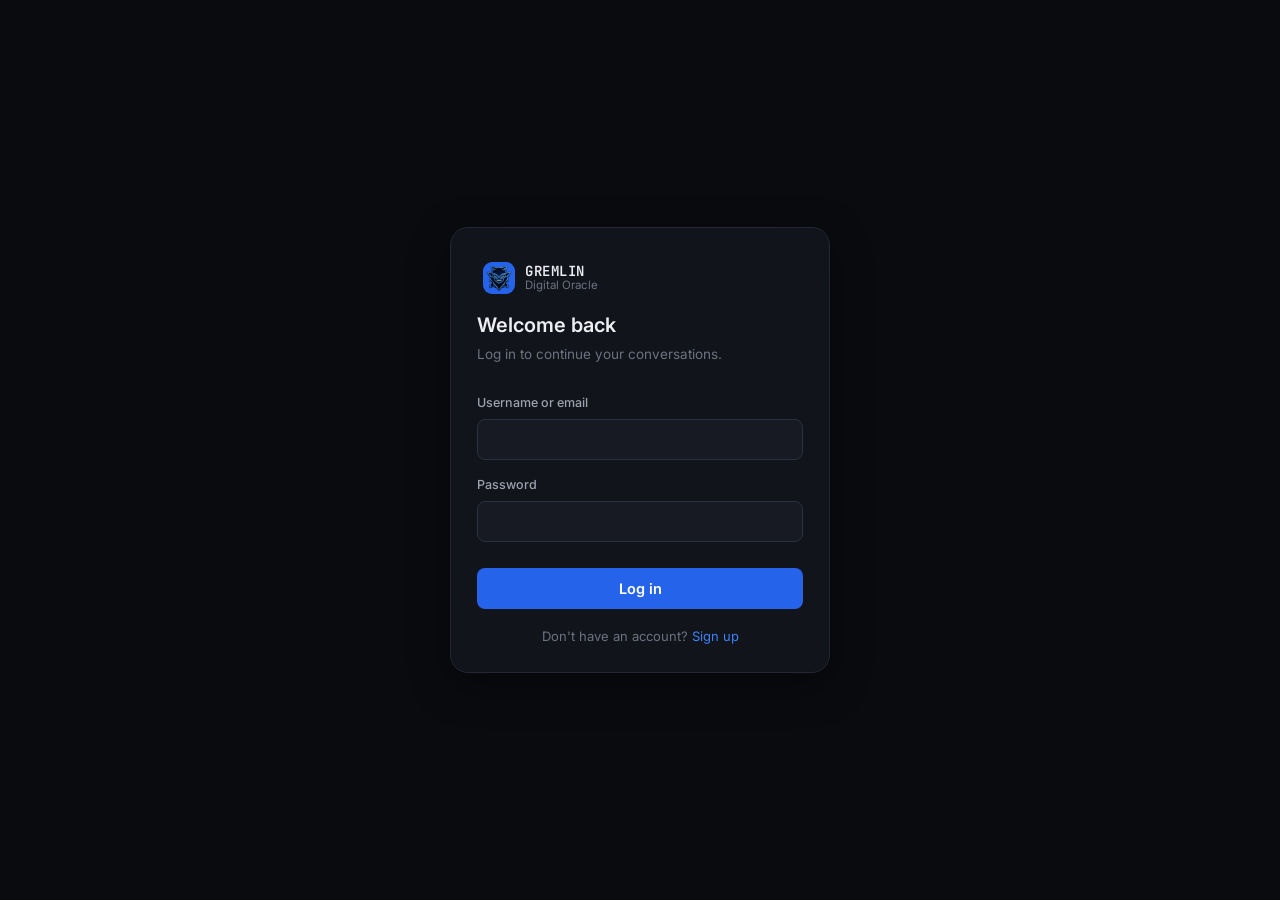
<file: templates/login.html>
<!DOCTYPE html>
<html lang="en">
<head>
    <meta charset="UTF-8">
    <meta name="viewport" content="width=device-width, initial-scale=1.0">
    <title>Log in — GREMLIN</title>

    <link rel="preconnect" href="https://fonts.googleapis.com">
    <link rel="preconnect" href="https://fonts.gstatic.com" crossorigin>
    <link href="https://fonts.googleapis.com/css2?family=Inter:wght@400;500;600;700&family=JetBrains+Mono:wght@400;500;600&display=swap" rel="stylesheet">

    <link rel="stylesheet" href="/static/style.css">
    <meta name="theme-color" content="#2563eb">
    <link rel="icon" type="image/png" href="/static/icon-192.png">
    </head>
<body class="auth-body">

<div class="auth-page">
    <div class="auth-card">

        <div class="sidebar-brand auth-brand">
    <img src="/static/icon-192.png" alt="GREMLIN" class="logo-mark">
    <div class="brand-text">
        <span class="brand-name">GREMLIN</span>
        <span class="brand-tag">Digital Oracle</span>
    </div>
</div>

        <h2 class="auth-title">Welcome back</h2>
        <p class="auth-subtitle">Log in to continue your conversations.</p>

        <div class="auth-error" id="auth-error"></div>

        <form id="login-form" class="auth-form">
            <label class="auth-label" for="identifier">Username or email</label>
            <input class="auth-input" id="identifier" name="identifier" type="text" autocomplete="username" required>

            <label class="auth-label" for="password">Password</label>
            <input class="auth-input" id="password" name="password" type="password" autocomplete="current-password" required>

            <button class="auth-submit" type="submit">Log in</button>
        </form>

        <p class="auth-switch">Don't have an account? <a href="/auth/signup">Sign up</a></p>

    </div>
</div>

<script src="/static/auth.js"></script>
</body>
</html>
</file>
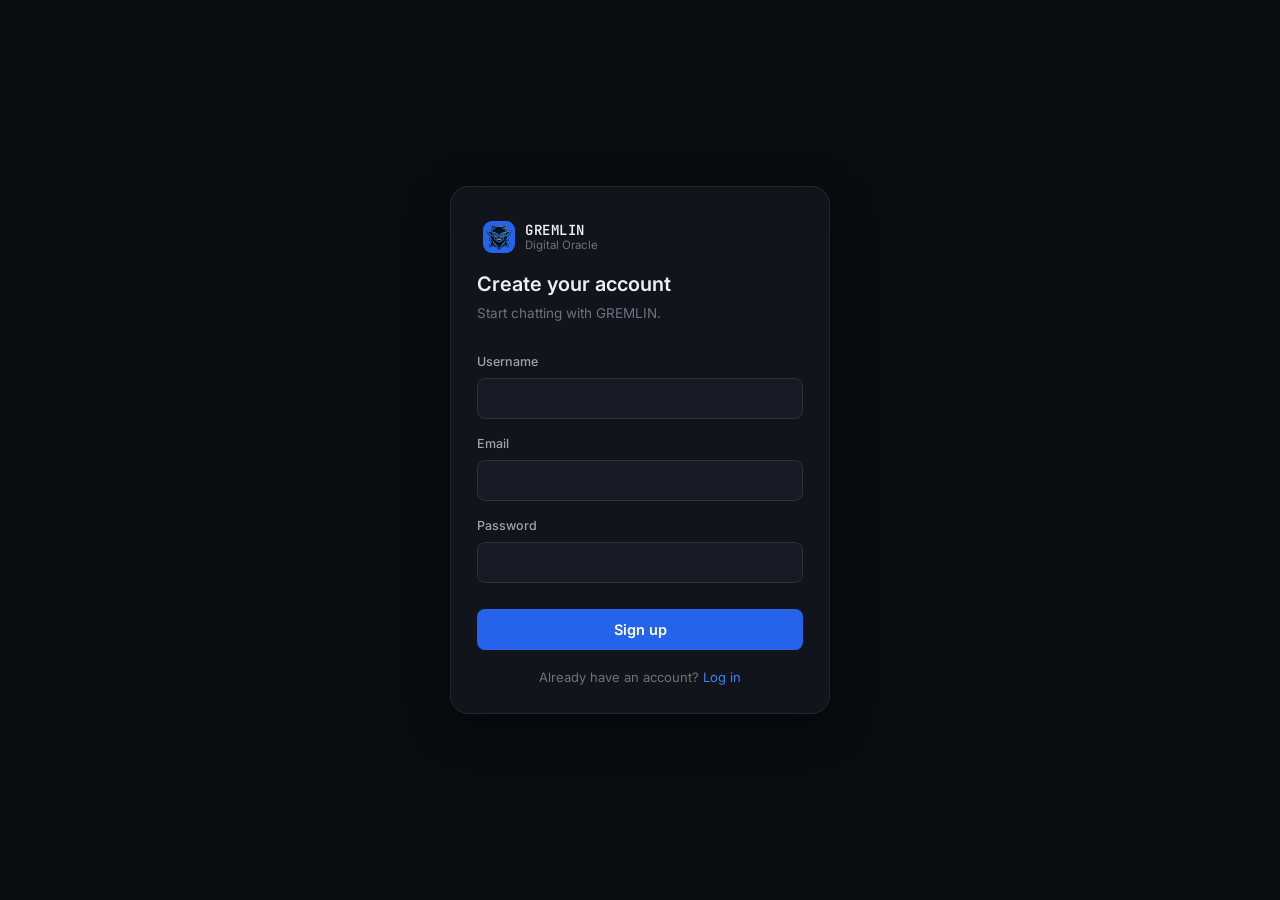
<file: templates/signup.html>
<!DOCTYPE html>
<html lang="en">
<head>
    <meta charset="UTF-8">
    <meta name="viewport" content="width=device-width, initial-scale=1.0">
    <title>Sign up — GREMLIN</title>

    <link rel="preconnect" href="https://fonts.googleapis.com">
    <link rel="preconnect" href="https://fonts.gstatic.com" crossorigin>
    <link href="https://fonts.googleapis.com/css2?family=Inter:wght@400;500;600;700&family=JetBrains+Mono:wght@400;500;600&display=swap" rel="stylesheet">

    <link rel="stylesheet" href="/static/style.css">
<meta name="theme-color" content="#2563eb">
<link rel="icon" type="image/png" href="/static/icon-192.png">
</head>
<body class="auth-body">

<div class="auth-page">
    <div class="auth-card">

        <div class="sidebar-brand auth-brand">
    <img src="/static/icon-192.png" alt="GREMLIN" class="logo-mark">
    <div class="brand-text">
        <span class="brand-name">GREMLIN</span>
        <span class="brand-tag">Digital Oracle</span>
    </div>
</div>
        <h2 class="auth-title">Create your account</h2>
        <p class="auth-subtitle">Start chatting with GREMLIN.</p>

        <div class="auth-error" id="auth-error"></div>

        <form id="signup-form" class="auth-form">
            <label class="auth-label" for="username">Username</label>
            <input class="auth-input" id="username" name="username" type="text" autocomplete="username" minlength="3" maxlength="32" required>

            <label class="auth-label" for="email">Email</label>
            <input class="auth-input" id="email" name="email" type="email" autocomplete="email" required>

            <label class="auth-label" for="password">Password</label>
            <input class="auth-input" id="password" name="password" type="password" autocomplete="new-password" minlength="8" required>

            <button class="auth-submit" type="submit">Sign up</button>
        </form>

        <p class="auth-switch">Already have an account? <a href="/auth/login">Log in</a></p>

    </div>
</div>

<script src="/static/auth.js"></script>
</body>
</html>
</file>
<file: static/style.css>
/* =========================================================
   GREMLIN — Design tokens
========================================================= */

:root {
    --bg: #0a0b0f;
    --surface: #12141b;
    --surface-2: #171a22;
    --surface-3: #1d2029;
    --border: #232733;
    --border-strong: #2c313f;

    --text-primary: #edeef1;
    --text-secondary: #9ca3af;
    --text-tertiary: #6b7280;

    --accent: #2563eb;
    --accent-hover: #3b82f6;
    --accent-soft: rgba(37, 99, 235, 0.12);
    --accent-soft-strong: rgba(37, 99, 235, 0.22);

    --user-bubble: #1b2540;
    --user-border: #2a3b63;

    --danger: #f87171;
    --success: #34d399;

    --radius-sm: 8px;
    --radius-md: 12px;
    --radius-lg: 18px;
    --radius-xl: 24px;

    --shadow-soft: 0 8px 28px rgba(0, 0, 0, 0.32);
    --shadow-pop: 0 12px 40px rgba(0, 0, 0, 0.4);

    --font-sans: 'Inter', -apple-system, BlinkMacSystemFont, 'Segoe UI', Roboto, sans-serif;
    --font-mono: 'JetBrains Mono', 'Fira Code', Consolas, monospace;

    --ease: cubic-bezier(.4, 0, .2, 1);
}

/* =========================================================
   Reset & base
========================================================= */

* {
    box-sizing: border-box;
}

html {
    -webkit-text-size-adjust: 100%;
}

body {
    font-family: var(--font-sans);
    background: var(--bg);
    color: var(--text-primary);
    margin: 0;
    min-height: 100vh;
    font-size: 15px;
    line-height: 1.5;
    -webkit-font-smoothing: antialiased;
}

h1, h2, h3, h4 {
    margin: 0;
    font-weight: 600;
}


/* =========================================================
   Sidebar footer — user info & logout
========================================================= */

.sidebar-footer {
    display: flex;
    align-items: center;
    justify-content: space-between;
    gap: 8px;
    padding: 12px 8px 4px;
    margin-top: 8px;
    border-top: 1px solid var(--border);
    font-size: 12px;
    color: var(--text-tertiary);
}

.user-info {
    display: flex;
    align-items: center;
    gap: 8px;
    min-width: 0;
}

.username-label {
    color: var(--text-secondary);
    font-weight: 500;
    overflow: hidden;
    text-overflow: ellipsis;
    white-space: nowrap;
}

.logout-btn {
    display: flex;
    align-items: center;
    justify-content: center;
    width: 30px;
    height: 30px;
    flex-shrink: 0;
    background: transparent;
    border: 1px solid var(--border-strong);
    border-radius: var(--radius-sm);
    color: var(--text-tertiary);
    cursor: pointer;
    transition: background .15s var(--ease), color .15s var(--ease), border-color .15s var(--ease);
}

.logout-btn:hover {
    background: var(--accent-soft);
    border-color: var(--accent);
    color: var(--danger);
}

/* =========================================================
   Auth pages (login / signup)
========================================================= */

.auth-body {
    background: var(--bg);
}

.auth-page {
    min-height: 100vh;
    min-height: 100dvh;
    display: flex;
    align-items: center;
    justify-content: center;
    padding: 24px;
}

.auth-card {
    width: 100%;
    max-width: 380px;
    background: var(--surface);
    border: 1px solid var(--border);
    border-radius: var(--radius-lg);
    padding: 28px 26px 26px;
    box-shadow: var(--shadow-pop);
}

.auth-brand {
    padding: 0 0 20px;
}

.auth-title {
    font-size: 20px;
    font-weight: 600;
    color: var(--text-primary);
    margin-bottom: 4px;
}

.auth-subtitle {
    font-size: 13.5px;
    color: var(--text-tertiary);
    margin: 0 0 20px;
}

.auth-error {
    display: none;
    font-size: 13px;
    color: var(--danger);
    background: rgba(248, 113, 113, 0.1);
    border: 1px solid rgba(248, 113, 113, 0.3);
    border-radius: var(--radius-sm);
    padding: 10px 12px;
    margin-bottom: 16px;
}

.auth-error.visible {
    display: block;
}

.auth-form {
    display: flex;
    flex-direction: column;
    gap: 6px;
}

.auth-label {
    font-size: 12.5px;
    font-weight: 500;
    color: var(--text-secondary);
    margin-top: 10px;
}

.auth-input {
    width: 100%;
    background: var(--surface-2);
    border: 1px solid var(--border-strong);
    border-radius: var(--radius-sm);
    padding: 11px 13px;
    font-size: 14.5px;
    color: var(--text-primary);
    font-family: var(--font-sans);
    outline: none;
    transition: border-color .15s var(--ease), box-shadow .15s var(--ease);
}

.auth-input:focus {
    border-color: var(--accent);
    box-shadow: 0 0 0 3px var(--accent-soft);
}

.auth-submit {
    margin-top: 20px;
    width: 100%;
    padding: 12px 14px;
    font-size: 14.5px;
    font-weight: 600;
    color: #fff;
    background: var(--accent);
    border: none;
    border-radius: var(--radius-sm);
    cursor: pointer;
    transition: background .15s var(--ease), opacity .15s var(--ease);
}

.auth-submit:hover {
    background: var(--accent-hover);
}

.auth-submit:disabled {
    opacity: .7;
    cursor: not-allowed;
}

.auth-switch {
    text-align: center;
    font-size: 13px;
    color: var(--text-tertiary);
    margin: 18px 0 0;
}

.auth-switch a {
    color: var(--accent-hover);
    text-decoration: none;
}

.auth-switch a:hover {
    text-decoration: underline;
}

button {
    font-family: inherit;
}

:focus-visible {
    outline: 2px solid var(--accent);
    outline-offset: 2px;
    border-radius: var(--radius-sm);
}

@media (prefers-reduced-motion: reduce) {
    *, *::before, *::after {
        animation-duration: 0.001ms !important;
        animation-iteration-count: 1 !important;
        transition-duration: 0.001ms !important;
        scroll-behavior: auto !important;
    }
}

/* Scrollbars */
::-webkit-scrollbar {
    width: 8px;
    height: 8px;
}
::-webkit-scrollbar-track {
    background: transparent;
}
::-webkit-scrollbar-thumb {
    background: var(--border-strong);
    border-radius: 8px;
}
::-webkit-scrollbar-thumb:hover {
    background: #3a4053;
}

/* =========================================================
   App shell (mobile-first)
========================================================= */

.app {
    display: flex;
    width: 100%;
    height: 100vh;
    height: 100dvh;
    overflow: hidden;
    position: relative;
}

/* ---- Sidebar (off-canvas drawer by default) ---- */

.sidebar {
    position: fixed;
    inset: 0 auto 0 0;
    width: 82%;
    max-width: 300px;
    background: var(--surface);
    border-right: 1px solid var(--border);
    padding: 16px;
    display: flex;
    flex-direction: column;
    gap: 6px;
    transform: translateX(-100%);
    transition: transform .28s var(--ease);
    z-index: 999;
    box-shadow: var(--shadow-pop);
}

.sidebar.open {
    transform: translateX(0);
}

.sidebar-overlay {
    display: none;
    position: fixed;
    inset: 0;
    background: rgba(0, 0, 0, .55);
    backdrop-filter: blur(2px);
    z-index: 998;
    opacity: 0;
    transition: opacity .25s var(--ease);
}

.sidebar-overlay.active {
    display: block;
    opacity: 1;
}

.sidebar-brand {
    display: flex;
    align-items: center;
    gap: 10px;
    padding: 6px 6px 16px;
}

.logo-mark {
    width: 32px;
    height: 32px;
    flex-shrink: 0;
    display: flex;
    align-items: center;
    justify-content: center;
    background: var(--accent);
    color: #fff;
    font-family: var(--font-mono);
    font-weight: 600;
    font-size: 15px;
    border-radius: 9px;
}

.brand-text {
    display: flex;
    flex-direction: column;
    line-height: 1.2;
}

.brand-name {
    font-family: var(--font-mono);
    font-weight: 600;
    font-size: 14px;
    letter-spacing: .04em;
    color: var(--text-primary);
}

.brand-tag {
    font-size: 11.5px;
    color: var(--text-tertiary);
}

#new-chat {
    display: flex;
    align-items: center;
    justify-content: center;
    gap: 8px;
    width: 100%;
    padding: 11px 14px;
    font-size: 14px;
    font-weight: 500;
    color: var(--text-primary);
    background: var(--surface-3);
    border: 1px solid var(--border-strong);
    border-radius: var(--radius-md);
    cursor: pointer;
    transition: background .15s var(--ease), border-color .15s var(--ease);
    margin-bottom: 14px;
}

#new-chat:hover {
    background: var(--accent-soft);
    border-color: var(--accent);
    color: #cddcfb;
}

#new-chat:active {
    transform: scale(.98);
}

.sidebar-section-label {
    font-size: 11px;
    font-weight: 600;
    letter-spacing: .06em;
    text-transform: uppercase;
    color: var(--text-tertiary);
    padding: 4px 8px;
}

#chat-list {
    display: flex;
    flex-direction: column;
    gap: 4px;
    overflow-y: auto;
    flex: 1;
}

.chat-item {
    display: flex;
    align-items: center;
    gap: 8px;
    padding: 10px 12px;
    border-radius: var(--radius-sm);
    background: transparent;
    border: 1px solid transparent;
    cursor: pointer;
    color: var(--text-secondary);
    font-size: 13.5px;
    word-break: break-word;
    transition: background .15s var(--ease), color .15s var(--ease);
}

.chat-item::before {
    content: "";
    width: 5px;
    height: 5px;
    border-radius: 50%;
    background: var(--text-tertiary);
    flex-shrink: 0;
}

.chat-item:hover {
    background: var(--surface-3);
    color: var(--text-primary);
}

.chat-item.active {
    background: var(--accent-soft);
    border-color: var(--accent-soft-strong);
    color: var(--text-primary);
}

.chat-item.active::before {
    background: var(--accent);
}

.sidebar-footer {
    display: flex;
    align-items: center;
    gap: 8px;
    padding: 12px 8px 4px;
    margin-top: 8px;
    border-top: 1px solid var(--border);
    font-size: 12px;
    color: var(--text-tertiary);
}

.status-dot {
    width: 7px;
    height: 7px;
    border-radius: 50%;
    background: var(--success);
    box-shadow: 0 0 0 3px rgba(52, 211, 153, .15);
    flex-shrink: 0;
}

/* ---- Main chat column ---- */

.chat-container {
    flex: 1;
    min-width: 0;
    display: flex;
    flex-direction: column;
    height: 100%;
    background: var(--bg);
}

.chat-header {
    display: flex;
    align-items: center;
    gap: 12px;
    padding: 14px 16px;
    border-bottom: 1px solid var(--border);
    flex-shrink: 0;
}

.hamburger-btn {
    display: flex;
    flex-direction: column;
    justify-content: center;
    gap: 4px;
    width: 38px;
    height: 38px;
    background: var(--surface-2);
    border: 1px solid var(--border-strong);
    border-radius: var(--radius-sm);
    cursor: pointer;
    padding: 9px;
    flex-shrink: 0;
    transition: background .15s var(--ease);
}

.hamburger-btn:hover {
    background: var(--surface-3);
}

.hamburger-btn span {
    display: block;
    width: 100%;
    height: 1.5px;
    background: var(--text-secondary);
    border-radius: 2px;
}

.header-brand {
    display: flex;
    align-items: center;
    gap: 10px;
}

.header-brand h1 {
    font-family: var(--font-mono);
    font-size: 15px;
    font-weight: 600;
    letter-spacing: .04em;
    color: var(--text-primary);
}

.logo-mark-sm {
    width: 26px;
    height: 26px;
    font-size: 12px;
    border-radius: 7px;
}

.header-status {
    display: flex;
    align-items: center;
    gap: 6px;
    font-size: 12.5px;
    color: var(--text-tertiary);
    margin-left: 10px;
    padding-left: 10px;
    border-left: 1px solid var(--border);
}

.desktop-title {
    display: none;
}

/* ---- Chat box & messages ---- */

#chat-box {
    flex: 1;
    min-height: 0;
    overflow-y: auto;
    padding: 20px 14px 8px;
    display: flex;
    flex-direction: column;
}

#chat-box > * {
    width: 100%;
    max-width: 720px;
    margin-left: auto;
    margin-right: auto;
}

.user-msg,
.bot-msg {
    animation: msg-in .35s var(--ease) both;
    margin-bottom: 22px;
}

@keyframes msg-in {
    from { opacity: 0; transform: translateY(8px); }
    to   { opacity: 1; transform: translateY(0); }
}

.msg-label {
    display: flex;
    align-items: center;
    gap: 6px;
    font-family: var(--font-mono);
    font-size: 11px;
    font-weight: 600;
    letter-spacing: .06em;
    text-transform: uppercase;
    color: var(--text-tertiary);
    margin-bottom: 6px;
}

.bot-msg .msg-label {
    color: var(--accent-hover);
}

.bot-msg .msg-label::before {
    content: "";
    width: 6px;
    height: 6px;
    border-radius: 50%;
    background: var(--accent);
}

.user-msg .msg-label::before {
    content: "";
    width: 6px;
    height: 6px;
    border-radius: 50%;
    background: var(--text-tertiary);
}

.user-msg {
    display: flex;
    flex-direction: column;
    align-items: flex-end;
}

.user-msg .msg-label {
    margin-right: 2px;
}

.user-msg .msg-content {
    max-width: min(560px, 100%);
    background: var(--user-bubble);
    border: 1px solid var(--user-border);
    border-radius: var(--radius-lg) var(--radius-lg) 4px var(--radius-lg);
    padding: 11px 15px;
    font-size: 15px;
    line-height: 1.6;
    color: var(--text-primary);
    word-wrap: break-word;
    white-space: pre-wrap;
}

.bot-msg {
    max-width: 100%;
}

.reply, .bot-msg .msg-content {
    font-size: 15.5px;
    line-height: 1.7;
    color: var(--text-primary);
}

.reply p { margin: 0 0 12px; }
.reply p:last-child { margin-bottom: 0; }
.reply ul, .reply ol { padding-left: 22px; margin: 0 0 12px; }
.reply li { margin-bottom: 4px; }
.reply li::marker { color: var(--text-tertiary); }

.reply h1, .reply h2, .reply h3, .reply h4 {
    margin: 20px 0 10px;
    line-height: 1.3;
    color: var(--text-primary);
}
.reply h1 { font-size: 22px; }
.reply h2 { font-size: 19px; }
.reply h3 { font-size: 16.5px; }
.reply h1:first-child, .reply h2:first-child, .reply h3:first-child { margin-top: 0; }

.reply blockquote {
    border-left: 3px solid var(--accent);
    background: var(--accent-soft);
    padding: 8px 14px;
    margin: 12px 0;
    border-radius: 0 var(--radius-sm) var(--radius-sm) 0;
    color: var(--text-secondary);
}
.reply blockquote p { margin: 0; }

.reply a {
    color: var(--accent-hover);
    text-decoration: none;
    border-bottom: 1px solid transparent;
    transition: border-color .15s var(--ease);
}
.reply a:hover { border-color: var(--accent-hover); }

.reply hr {
    border: none;
    border-top: 1px solid var(--border);
    margin: 18px 0;
}

.reply strong { font-weight: 600; }

.reply table {
    width: 100%;
    border-collapse: collapse;
    margin: 14px 0;
    font-size: 13.5px;
    display: block;
    overflow-x: auto;
}
.reply th, .reply td {
    border: 1px solid var(--border);
    padding: 8px 12px;
    text-align: left;
}
.reply th {
    background: var(--surface-3);
    font-weight: 600;
    white-space: nowrap;
}

.reply code:not(pre code) {
    font-family: var(--font-mono);
    background: var(--surface-3);
    border: 1px solid var(--border);
    padding: 2px 6px;
    border-radius: 5px;
    font-size: .87em;
}

.reply img {
    max-width: 100%;
    border-radius: var(--radius-md);
    margin: 8px 0;
    display: block;
}

/* ---- Typing indicator ---- */

.typing {
    display: inline-flex;
    align-items: center;
    gap: 8px;
    color: var(--text-tertiary);
    font-size: 14px;
    padding: 4px 0;
}

.typing .dot {
    width: 6px;
    height: 6px;
    border-radius: 50%;
    background: var(--accent);
    animation: blink 1.2s infinite;
}
.typing .dot:nth-child(2) { animation-delay: .2s; }
.typing .dot:nth-child(3) { animation-delay: .4s; }

@keyframes blink {
    0%, 100% { opacity: .25; }
    50% { opacity: 1; }
}

/* ---- Code blocks ---- */

.code-block {
    margin: 14px 0;
    border: 1px solid var(--border);
    border-radius: var(--radius-md);
    overflow: hidden;
    background: #0d0f14;
    box-shadow: var(--shadow-soft);
}

.code-block-header {
    display: flex;
    align-items: center;
    justify-content: space-between;
    padding: 8px 14px;
    background: var(--surface-2);
    border-bottom: 1px solid var(--border);
}

.code-lang {
    font-family: var(--font-mono);
    font-size: 11.5px;
    color: var(--text-tertiary);
    text-transform: uppercase;
    letter-spacing: .07em;
}

.code-block pre {
    margin: 0;
    padding: 16px;
    overflow-x: auto;
    background: transparent !important;
}

.code-block code,
pre code {
    font-family: var(--font-mono);
    font-size: 13.5px;
    line-height: 1.6;
}

.hljs {
    background: transparent !important;
}

.copy-btn {
    display: flex;
    align-items: center;
    gap: 5px;
    background: transparent;
    border: 1px solid var(--border-strong);
    color: var(--text-secondary);
    padding: 4px 10px;
    border-radius: 6px;
    font-size: 12px;
    cursor: pointer;
    transition: background .15s var(--ease), border-color .15s var(--ease), color .15s var(--ease);
}

.copy-btn:hover {
    background: var(--accent-soft);
    border-color: var(--accent);
    color: #cddcfb;
}

/* ---- Uploaded images ---- */

.uploaded-image {
    display: block;
    margin-top: 10px;
    max-width: min(240px, 100%);
    border-radius: var(--radius-md);
    border: 1px solid var(--border-strong);
    cursor: zoom-in;
    transition: transform .2s var(--ease), border-color .2s var(--ease);
}

.uploaded-image:hover {
    transform: scale(1.02);
    border-color: var(--accent);
}

.image-modal {
    display: none;
    position: fixed;
    inset: 0;
    background: rgba(6, 7, 10, .9);
    backdrop-filter: blur(4px);
    justify-content: center;
    align-items: center;
    z-index: 9999;
    cursor: zoom-out;
    animation: fade-in .2s var(--ease);
}

@keyframes fade-in {
    from { opacity: 0; }
    to { opacity: 1; }
}

.image-modal img {
    max-width: 92%;
    max-height: 92%;
    border-radius: var(--radius-lg);
    box-shadow: var(--shadow-pop);
}

/* ---- Composer ---- */

.composer {
    flex-shrink: 0;
    padding: 12px 14px 16px;
}

#chat-box + .composer,
.composer {
    max-width: 100%;
}

.input-area {
    display: flex;
    align-items: center;
    gap: 6px;
    max-width: 720px;
    margin: 0 auto;
    background: var(--surface-2);
    border: 1px solid var(--border-strong);
    border-radius: var(--radius-xl);
    padding: 6px 6px 6px 8px;
    transition: border-color .15s var(--ease), box-shadow .15s var(--ease);
}

.input-area:focus-within {
    border-color: var(--accent);
    box-shadow: 0 0 0 3px var(--accent-soft);
}

#message {
    flex: 1;
    min-width: 0;
    background: transparent;
    border: none;
    outline: none;
    resize: none;
    color: var(--text-primary);
    font-family: var(--font-sans);
    font-size: 16px;
    line-height: 1.5;
    padding: 10px 6px;
    max-height: 160px;
    overflow-y: auto;
}

#message::placeholder {
    color: var(--text-tertiary);
}
.attach-btn {
    position: relative;
    width: 40px;
    height: 40px;
    flex-shrink: 0;
    display: flex;
    align-items: center;
    justify-content: center;
    color: var(--text-secondary);
    background: transparent;
    border: 1px solid transparent;
    border-radius: 50%;
    cursor: pointer;
    transition: background .15s var(--ease), color .15s var(--ease), border-color .15s var(--ease);
}

.attach-btn:hover {
    background: var(--surface-3);
    color: var(--text-primary);
}

.attach-btn.has-file {
    color: var(--accent-hover);
    border-color: var(--accent-soft-strong);
    background: var(--accent-soft);
}

.file-badge {
    display: none;
    position: absolute;
    top: 2px;
    right: 2px;
    width: 9px;
    height: 9px;
    border-radius: 50%;
    background: var(--success);
    border: 2px solid var(--surface-2);
}

.attach-btn.has-file .file-badge {
    display: block;
}

.send-btn {
    display: flex;
    align-items: center;
    gap: 6px;
    flex-shrink: 0;
    padding: 10px 16px;
    font-size: 14px;
    font-weight: 600;
    color: #fff;
    background: var(--accent);
    border: none;
    border-radius: var(--radius-xl);
    cursor: pointer;
    transition: background .15s var(--ease), transform .05s var(--ease);
}

.send-btn:hover {
    background: var(--accent-hover);
}

.send-btn:active {
    transform: scale(.96);
}

.composer-hint {
    text-align: center;
    font-size: 11.5px;
    color: var(--text-tertiary);
    margin-top: 8px;
}

/* =========================================================
   Tablet and up
========================================================= */

@media (min-width: 769px) {
    .sidebar {
        position: static;
        transform: none;
        width: 260px;
        box-shadow: none;
        transition: none;
    }

    .sidebar-overlay {
        display: none !important;
    }

    .hamburger-btn,
    .mobile-title {
        display: none;
    }

    .desktop-title {
        display: flex;
    }

    .chat-header {
        padding: 16px 24px;
    }

    #chat-box {
        padding: 28px 24px 8px;
    }

    .composer {
        padding: 12px 24px 20px;
    }
}

@media (min-width: 1024px) {
    .sidebar {
        width: 280px;
        padding: 20px;
    }

    #chat-box > *,
    .input-area {
        max-width: 760px;
    }

    .chat-header {
        padding: 18px 32px;
    }

    #chat-box {
        padding: 32px 32px 8px;
    }

    .composer {
        padding: 12px 32px 24px;
    }
}

@media (min-width: 1440px) {
    #chat-box > *,
    .input-area {
        max-width: 820px;
    }
}

/* =========================================================
   Small phones
========================================================= */

@media (max-width: 380px) {
    .send-btn span {
        display: none;
    }

    .send-btn {
        padding: 10px 13px;
    }

    .user-msg .msg-content {
        max-width: 100%;
    }
}
/* =========================================================
   Voice input button
========================================================= */

.mic-btn {
    position: relative;
    width: 40px;
    height: 40px;
    flex-shrink: 0;
    display: flex;
    align-items: center;
    justify-content: center;
    color: var(--text-secondary);
    background: transparent;
    border: 1px solid transparent;
    border-radius: 50%;
    cursor: pointer;
    transition: background .15s var(--ease), color .15s var(--ease), border-color .15s var(--ease);
}

.mic-btn:hover {
    background: var(--surface-3);
    color: var(--text-primary);
}

.mic-btn.listening {
    color: #fff;
    background: var(--danger);
    border-color: var(--danger);
    animation: mic-pulse 1.4s infinite;
}

@keyframes mic-pulse {
    0%, 100% { box-shadow: 0 0 0 0 rgba(248, 113, 113, 0.45); }
    50% { box-shadow: 0 0 0 8px rgba(248, 113, 113, 0); }
}

.mic-btn.unsupported {
    display: none;
}

/* =========================================================
   Voice output toggle
========================================================= */

.voice-toggle {
    display: flex;
    align-items: center;
    justify-content: center;
    width: 34px;
    height: 34px;
    margin-left: 10px;
    flex-shrink: 0;
    color: var(--text-tertiary);
    background: transparent;
    border: 1px solid var(--border-strong);
    border-radius: var(--radius-sm);
    cursor: pointer;
    transition: background .15s var(--ease), color .15s var(--ease), border-color .15s var(--ease);
}

.voice-toggle:hover {
    background: var(--surface-3);
    color: var(--text-primary);
}

.voice-toggle .icon-speaker-on {
    display: none;
}

.voice-toggle.active {
    color: var(--accent-hover);
    border-color: var(--accent);
    background: var(--accent-soft);
}

.voice-toggle.active .icon-speaker-off {
    display: none;
}

.voice-toggle.active .icon-speaker-on {
    display: block;
}

/* =========================================================
   Chat item actions (rename / delete)
========================================================= */

.chat-item {
    position: relative;
    padding-right: 34px;
}

.chat-item-menu-btn {
    position: absolute;
    top: 50%;
    right: 6px;
    transform: translateY(-50%);
    width: 26px;
    height: 26px;
    display: flex;
    align-items: center;
    justify-content: center;
    background: transparent;
    border: none;
    border-radius: 6px;
    color: var(--text-tertiary);
    cursor: pointer;
    opacity: 0;
    transition: opacity .15s var(--ease), background .15s var(--ease), color .15s var(--ease);
}

.chat-item:hover .chat-item-menu-btn,
.chat-item-menu-btn.open {
    opacity: 1;
}

.chat-item-menu-btn:hover {
    background: var(--surface-3);
    color: var(--text-primary);
}

.chat-item-dropdown {
    position: absolute;
    top: 100%;
    right: 6px;
    margin-top: 4px;
    background: var(--surface-2);
    border: 1px solid var(--border-strong);
    border-radius: var(--radius-sm);
    box-shadow: var(--shadow-pop);
    z-index: 50;
    overflow: hidden;
    display: none;
    min-width: 130px;
}

.chat-item-dropdown.open {
    display: block;
}

.chat-item-dropdown button {
    display: flex;
    align-items: center;
    gap: 8px;
    width: 100%;
    padding: 9px 12px;
    background: transparent;
    border: none;
    color: var(--text-secondary);
    font-size: 13px;
    text-align: left;
    cursor: pointer;
    transition: background .15s var(--ease), color .15s var(--ease);
}

.chat-item-dropdown button:hover {
    background: var(--surface-3);
    color: var(--text-primary);
}

.chat-item-dropdown button.danger:hover {
    color: var(--danger);
}

.chat-item-rename-input {
    width: 100%;
    background: var(--surface-3);
    border: 1px solid var(--accent);
    border-radius: 6px;
    color: var(--text-primary);
    font-size: 13.5px;
    font-family: var(--font-sans);
    padding: 5px 8px;
    outline: none;
}

/* =========================================================
   Message actions (retry / edit)
========================================================= */

.msg-actions {
    display: flex;
    gap: 6px;
    margin-top: 8px;
}

.msg-action-btn {
    display: flex;
    align-items: center;
    gap: 5px;
    background: transparent;
    border: 1px solid var(--border-strong);
    color: var(--text-tertiary);
    padding: 5px 10px;
    border-radius: var(--radius-sm);
    font-size: 12px;
    cursor: pointer;
    transition: background .15s var(--ease), border-color .15s var(--ease), color .15s var(--ease);
}

.msg-action-btn:hover {
    background: var(--accent-soft);
    border-color: var(--accent);
    color: #cddcfb;
}

.edit-msg-textarea {
    width: 100%;
    min-height: 60px;
    background: var(--surface-3);
    border: 1px solid var(--accent);
    border-radius: var(--radius-sm);
    color: var(--text-primary);
    font-family: var(--font-sans);
    font-size: 15px;
    line-height: 1.5;
    padding: 10px 12px;
    resize: vertical;
    outline: none;
}

.edit-msg-actions {
    display: flex;
    justify-content: flex-end;
    gap: 8px;
    margin-top: 8px;
}

.edit-msg-save,
.edit-msg-cancel {
    padding: 6px 14px;
    font-size: 12.5px;
    font-weight: 500;
    border-radius: var(--radius-sm);
    cursor: pointer;
    transition: background .15s var(--ease), opacity .15s var(--ease);
}

.edit-msg-save {
    background: var(--accent);
    border: none;
    color: #fff;
}

.edit-msg-save:hover {
    background: var(--accent-hover);
}

.edit-msg-cancel {
    background: transparent;
    border: 1px solid var(--border-strong);
    color: var(--text-secondary);
}

.edit-msg-cancel:hover {
    background: var(--surface-3);
    color: var(--text-primary);
}

/* =========================================================
   Search sources
========================================================= */

.msg-sources {
    display: flex;
    flex-direction: column;
    gap: 6px;
    margin-top: 12px;
    padding-top: 12px;
    border-top: 1px solid var(--border);
}

.msg-sources {
    margin-top: 12px;
    padding-top: 10px;
    border-top: 1px solid var(--border);
}

.msg-sources-toggle {
    display: flex;
    align-items: center;
    gap: 6px;
    background: transparent;
    border: none;
    color: var(--text-tertiary);
    font-size: 12.5px;
    font-weight: 500;
    cursor: pointer;
    padding: 4px 2px;
    transition: color .15s var(--ease);
}

.msg-sources-toggle:hover {
    color: var(--text-secondary);
}

.msg-sources-toggle .chevron {
    transition: transform .2s var(--ease);
    display: flex;
    align-items: center;
}

.msg-sources-toggle.open .chevron {
    transform: rotate(180deg);
}

.msg-sources-list {
    display: none;
    flex-direction: column;
    gap: 5px;
    margin-top: 8px;
}

.msg-sources-list.open {
    display: flex;
}

.msg-source-link {
    display: flex;
    align-items: center;
    gap: 7px;
    font-size: 13px;
    color: var(--text-secondary);
    text-decoration: none;
    padding: 6px 10px;
    border-radius: var(--radius-sm);
    overflow: hidden;
    text-overflow: ellipsis;
    white-space: nowrap;
    transition: background .15s var(--ease), color .15s var(--ease);
}

.msg-source-link:hover {
    background: var(--surface-3);
    color: var(--accent-hover);
}

.msg-source-link .globe-icon {
    flex-shrink: 0;
    opacity: .7;
}

/* =========================================================
   Voice listening overlay (continuous mode, ChatGPT-style)
========================================================= */

.input-area {
    position: relative;
}

.voice-listening-overlay {
    display: none;
    align-items: center;
    gap: 10px;
    flex: 1;
    min-width: 0;
    padding: 10px 6px;
}

.voice-listening-overlay.active {
    display: flex;
}

.voice-wave {
    display: flex;
    align-items: center;
    gap: 3px;
    height: 22px;
}

.voice-wave span {
    display: block;
    width: 3px;
    border-radius: 2px;
    background: var(--accent-hover);
    animation: voice-bar 1s ease-in-out infinite;
}

.voice-wave span:nth-child(1) { height: 40%; animation-delay: -0.9s; }
.voice-wave span:nth-child(2) { height: 70%; animation-delay: -0.8s; }
.voice-wave span:nth-child(3) { height: 100%; animation-delay: -0.7s; }
.voice-wave span:nth-child(4) { height: 55%; animation-delay: -0.6s; }
.voice-wave span:nth-child(5) { height: 85%; animation-delay: -0.5s; }
.voice-wave span:nth-child(6) { height: 45%; animation-delay: -0.4s; }
.voice-wave span:nth-child(7) { height: 90%; animation-delay: -0.3s; }
.voice-wave span:nth-child(8) { height: 60%; animation-delay: -0.2s; }
.voice-wave span:nth-child(9) { height: 75%; animation-delay: -0.1s; }
.voice-wave span:nth-child(10) { height: 40%; animation-delay: 0s; }

@keyframes voice-bar {
    0%, 100% { transform: scaleY(0.4); }
    50% { transform: scaleY(1); }
}

.voice-listening-label {
    font-size: 14px;
    color: var(--text-secondary);
    flex-shrink: 0;
}

.voice-stop-btn {
    margin-left: auto;
    display: flex;
    align-items: center;
    justify-content: center;
    width: 30px;
    height: 30px;
    flex-shrink: 0;
    background: var(--danger);
    border: none;
    border-radius: 50%;
    color: #fff;
    cursor: pointer;
    transition: opacity .15s var(--ease);
}

.voice-stop-btn:hover {
    opacity: .85;
}

/* Hide the normal input/mic/attach/send while listening */
.input-area.listening-mode #message,
.input-area.listening-mode .attach-btn,
.input-area.listening-mode .mic-btn,
.input-area.listening-mode .send-btn {
    display: none;
}
</file>
